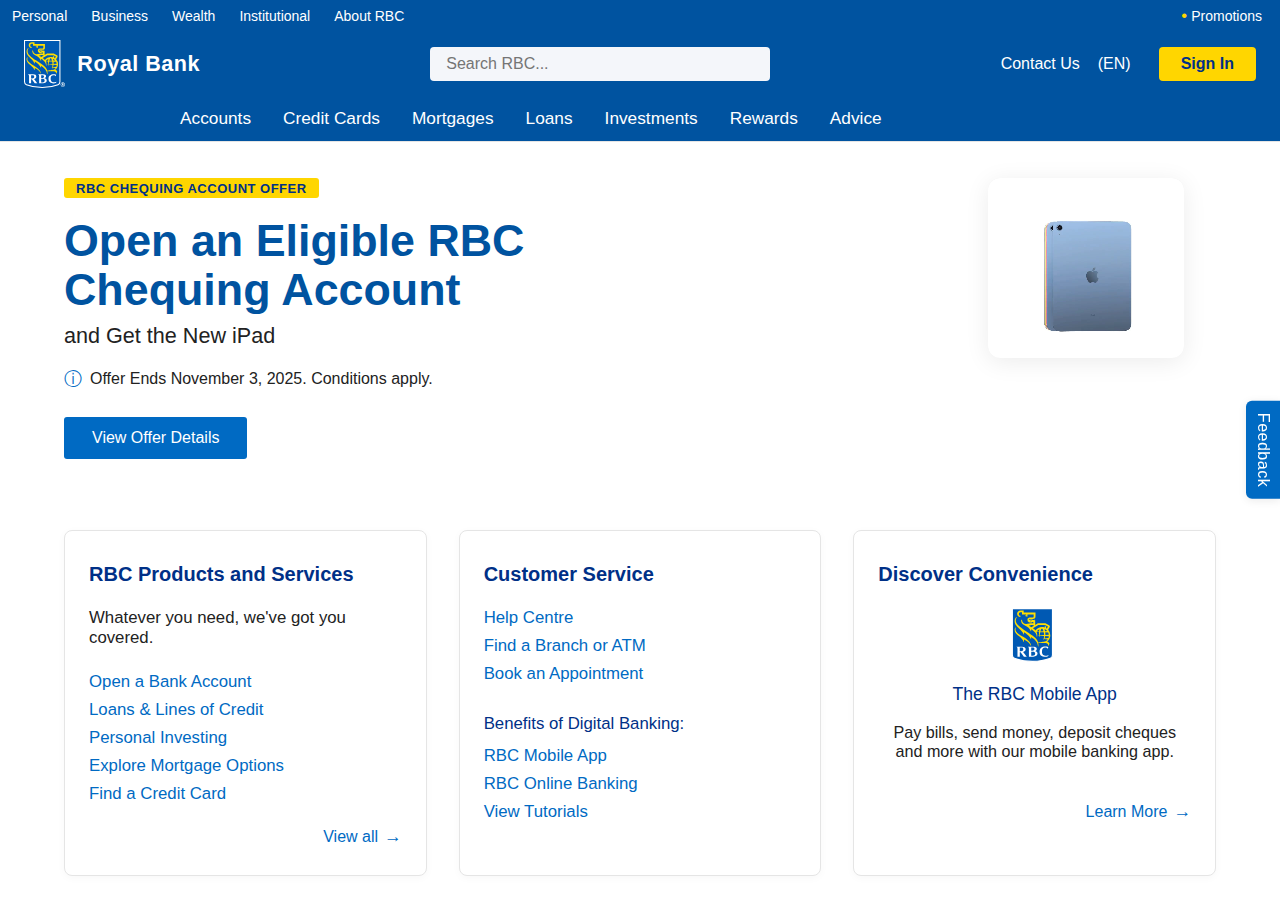
<file: index.html>
<!DOCTYPE html>
<html lang="en">
  <head>
    <meta charset="UTF-8" />
    <title>RBC Chequing Account Offer</title>
    <meta name="viewport" content="width=device-width, initial-scale=1.0" />
    <link rel="stylesheet" href="styles.css" />
  </head>
  <body>
    <!-- Top Blue Bar -->
    <div class="rbc-top-bar">
      <div class="rbc-top-links">
        <a href="#">Personal</a>
        <a href="#">Business</a>
        <a href="#">Wealth</a>
        <a href="#">Institutional</a>
        <a href="#">About RBC</a>
      </div>
      <div class="rbc-top-right"><span class="rbc-dot">•</span> Promotions</div>
    </div>

    <!-- Main Header -->
    <header class="rbc-header">
      <div class="rbc-header-left">
        <img src="public/rbc-logo-shield.svg" alt="RBC Logo" class="rbc-logo" />
        <span class="rbc-title">Royal Bank</span>
      </div>
      <div class="rbc-header-center">
        <input type="text" class="rbc-search" placeholder="Search RBC..." />
      </div>
      <div class="rbc-header-right">
        <a href="#" class="rbc-contact">Contact Us</a>
        <span class="rbc-lang">(EN)</span>
        <button class="rbc-signin">Sign In</button>
      </div>
    </header>

    <!-- Navigation Bar -->
    <nav class="rbc-nav">
      <ul>
        <li><a href="#">Accounts</a></li>
        <li><a href="#">Credit Cards</a></li>
        <li><a href="#">Mortgages</a></li>
        <li><a href="#">Loans</a></li>
        <li><a href="#">Investments</a></li>
        <li><a href="#">Rewards</a></li>
        <li><a href="#">Advice</a></li>
      </ul>
    </nav>

    <!-- Main Offer Section -->
    <main class="rbc-main container">
      <section class="rbc-offer">
        <div class="rbc-offer-left">
          <div class="rbc-offer-badge">RBC CHEQUING ACCOUNT OFFER</div>
          <h1 class="rbc-offer-title">Open an Eligible RBC<br />Chequing Account</h1>
          <div class="rbc-offer-sub">and Get the New iPad</div>
          <div class="rbc-offer-details">
            <span class="rbc-offer-info-icon">&#9432;</span>
            Offer Ends November 3, 2025. Conditions apply.
          </div>
          <a href="#" class="rbc-offer-btn">View Offer Details</a>
        </div>
        <div class="rbc-offer-right">
          <video
            src="public/ipad-animation.mp4"
            class="rbc-ipad-img"
            autoplay
            loop
            muted
            playsinline
          ></video>
        </div>
      </section>

      <!-- Info Cards -->
      <section class="rbc-cards">
        <div class="rbc-card">
          <h2 class="rbc-card-title">RBC Products and Services</h2>
          <div class="rbc-card-desc">Whatever you need, we've got you covered.</div>
          <ul class="rbc-card-list">
            <li><a href="#">Open a Bank Account</a></li>
            <li><a href="#">Loans & Lines of Credit</a></li>
            <li><a href="#">Personal Investing</a></li>
            <li><a href="#">Explore Mortgage Options</a></li>
            <li><a href="#">Find a Credit Card</a></li>
          </ul>
          <a href="#" class="rbc-card-viewall">View all <span>&rarr;</span></a>
        </div>
        <div class="rbc-card">
          <h2 class="rbc-card-title">Customer Service</h2>
          <div class="rbc-card-list">
            <div><a href="#">Help Centre</a></div>
            <div><a href="#">Find a Branch or ATM</a></div>
            <div><a href="#">Book an Appointment</a></div>
          </div>
          <div class="rbc-card-benefits">Benefits of Digital Banking:</div>
          <div class="rbc-card-list">
            <div><a href="#">RBC Mobile App</a></div>
            <div><a href="#">RBC Online Banking</a></div>
            <div><a href="#">View Tutorials</a></div>
          </div>
        </div>
        <div class="rbc-card">
          <h2 class="rbc-card-title">Discover Convenience</h2>
          <img src="public/rbc-logo-shield.svg" alt="RBC App" class="rbc-app-icon" />
          <div class="rbc-app-title">The RBC Mobile App</div>
          <div class="rbc-app-desc">
            Pay bills, send money, deposit cheques and more with our mobile banking app.
          </div>
          <a href="#" class="rbc-card-learnmore">Learn More <span>&rarr;</span></a>
        </div>
      </section>
    </main>

    <!-- Feedback Tab -->
    <div class="rbc-feedback">Feedback</div>
    <script src="script.js"></script>
  </body>
</html>
</file>
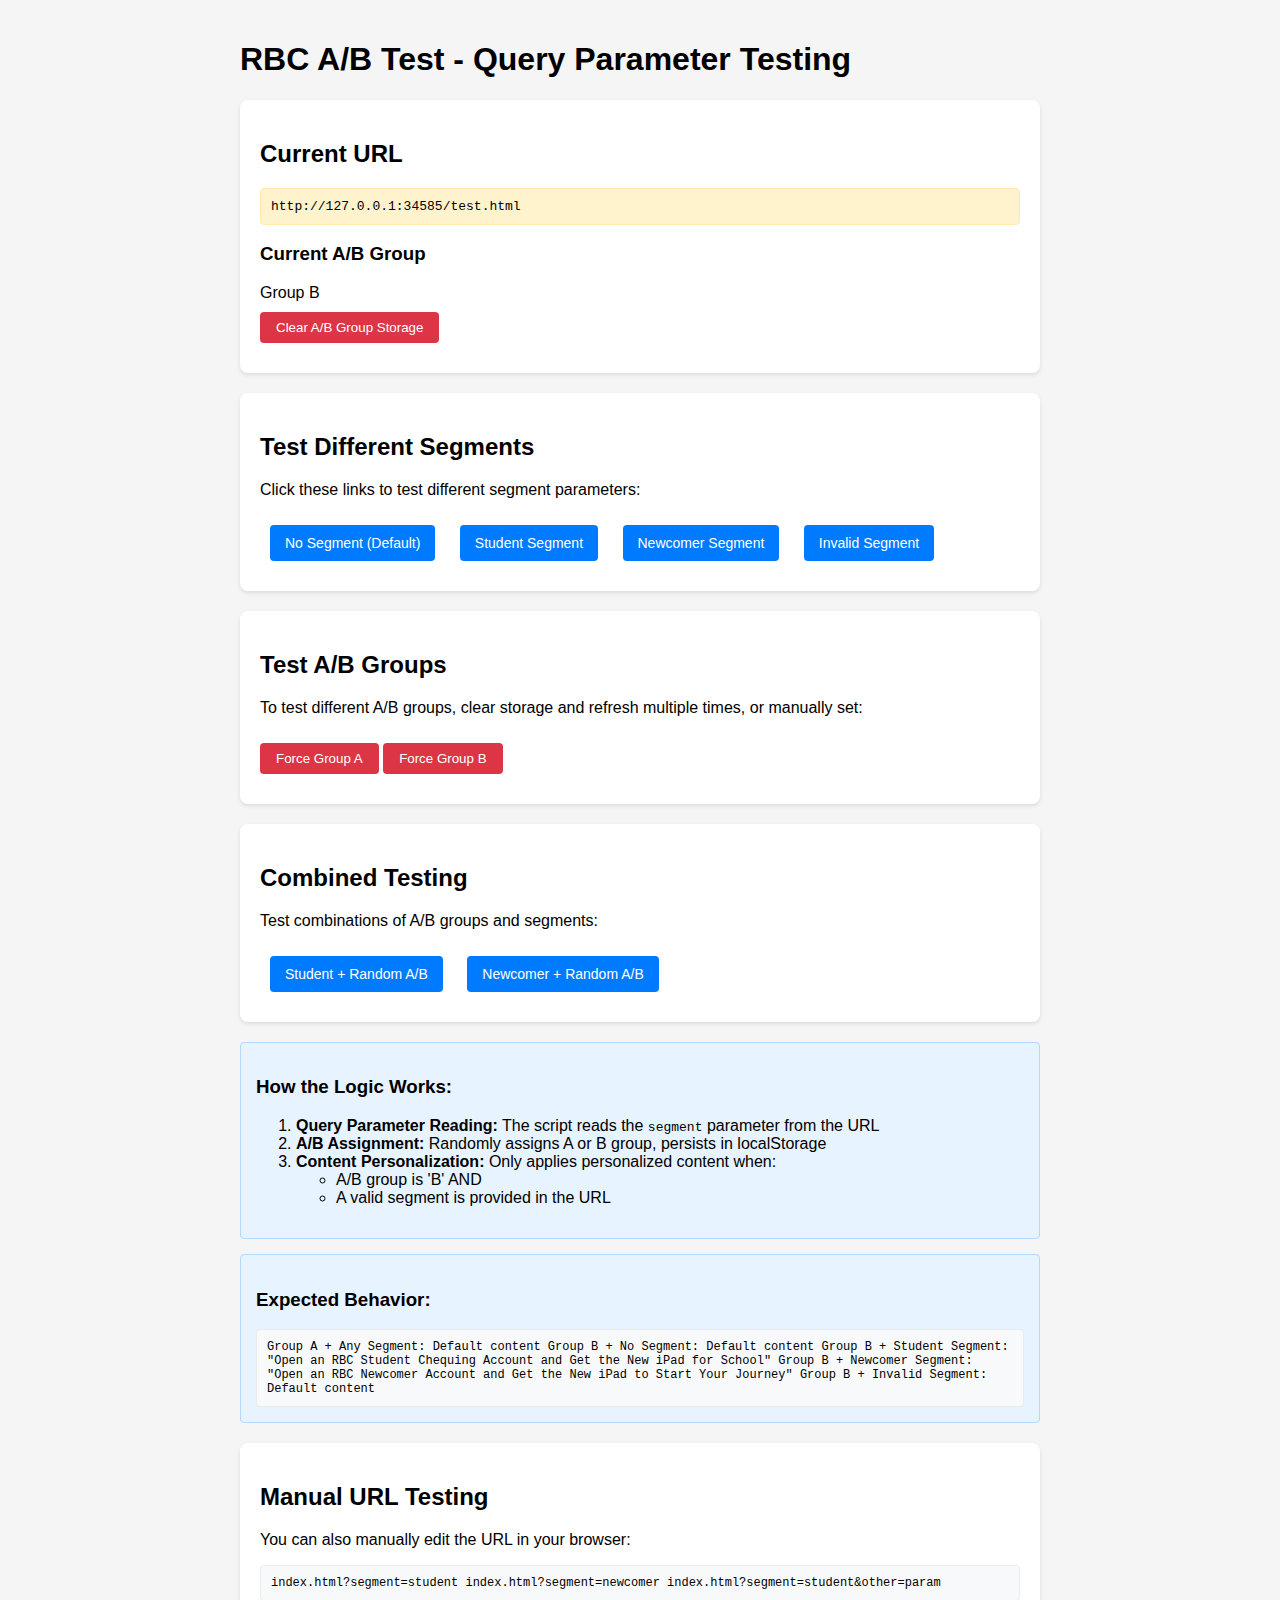
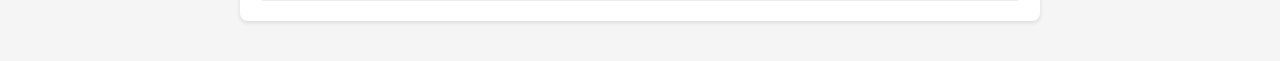
<file: test.html>
<!DOCTYPE html>
<html lang="en">
  <head>
    <meta charset="UTF-8" />
    <meta name="viewport" content="width=device-width, initial-scale=1.0" />
    <title>Query Parameter Testing</title>
    <style>
      body {
        font-family: Arial, sans-serif;
        max-width: 800px;
        margin: 0 auto;
        padding: 20px;
        background-color: #f5f5f5;
      }
      .test-section {
        background: white;
        padding: 20px;
        margin: 20px 0;
        border-radius: 8px;
        box-shadow: 0 2px 4px rgba(0, 0, 0, 0.1);
      }
      .test-link {
        display: inline-block;
        margin: 10px;
        padding: 10px 15px;
        background: #007bff;
        color: white;
        text-decoration: none;
        border-radius: 4px;
        font-size: 14px;
      }
      .test-link:hover {
        background: #0056b3;
      }
      .info-box {
        background: #e7f3ff;
        border: 1px solid #b3d9ff;
        padding: 15px;
        border-radius: 4px;
        margin: 15px 0;
      }
      .code-block {
        background: #f8f9fa;
        border: 1px solid #e9ecef;
        padding: 10px;
        border-radius: 4px;
        font-family: monospace;
        font-size: 12px;
        overflow-x: auto;
      }
      .current-url {
        background: #fff3cd;
        border: 1px solid #ffeaa7;
        padding: 10px;
        border-radius: 4px;
        margin: 10px 0;
        font-family: monospace;
      }
      .clear-storage {
        background: #dc3545;
        color: white;
        border: none;
        padding: 8px 16px;
        border-radius: 4px;
        cursor: pointer;
        margin: 10px 0;
      }
      .clear-storage:hover {
        background: #c82333;
      }
    </style>
  </head>
  <body>
    <h1>RBC A/B Test - Query Parameter Testing</h1>

    <div class="test-section">
      <h2>Current URL</h2>
      <div class="current-url" id="current-url"></div>

      <h3>Current A/B Group</h3>
      <div id="current-ab-group"></div>

      <button class="clear-storage" onclick="clearABStorage()">Clear A/B Group Storage</button>
    </div>

    <div class="test-section">
      <h2>Test Different Segments</h2>
      <p>Click these links to test different segment parameters:</p>

      <a href="index.html" class="test-link">No Segment (Default)</a>
      <a href="index.html?segment=student" class="test-link">Student Segment</a>
      <a href="index.html?segment=newcomer" class="test-link">Newcomer Segment</a>
      <a href="index.html?segment=invalid" class="test-link">Invalid Segment</a>
    </div>

    <div class="test-section">
      <h2>Test A/B Groups</h2>
      <p>
        To test different A/B groups, clear storage and refresh multiple times, or manually set:
      </p>

      <button class="clear-storage" onclick="setABGroup('A')">Force Group A</button>
      <button class="clear-storage" onclick="setABGroup('B')">Force Group B</button>
    </div>

    <div class="test-section">
      <h2>Combined Testing</h2>
      <p>Test combinations of A/B groups and segments:</p>

      <a href="index.html?segment=student" class="test-link">Student + Random A/B</a>
      <a href="index.html?segment=newcomer" class="test-link">Newcomer + Random A/B</a>
    </div>

    <div class="info-box">
      <h3>How the Logic Works:</h3>
      <ol>
        <li>
          <strong>Query Parameter Reading:</strong> The script reads the
          <code>segment</code> parameter from the URL
        </li>
        <li>
          <strong>A/B Assignment:</strong> Randomly assigns A or B group, persists in localStorage
        </li>
        <li>
          <strong>Content Personalization:</strong> Only applies personalized content when:
          <ul>
            <li>A/B group is 'B' AND</li>
            <li>A valid segment is provided in the URL</li>
          </ul>
        </li>
      </ol>
    </div>

    <div class="info-box">
      <h3>Expected Behavior:</h3>
      <div class="code-block">
        Group A + Any Segment: Default content Group B + No Segment: Default content Group B +
        Student Segment: "Open an RBC Student Chequing Account and Get the New iPad for School"
        Group B + Newcomer Segment: "Open an RBC Newcomer Account and Get the New iPad to Start Your
        Journey" Group B + Invalid Segment: Default content
      </div>
    </div>

    <div class="test-section">
      <h2>Manual URL Testing</h2>
      <p>You can also manually edit the URL in your browser:</p>
      <div class="code-block">
        index.html?segment=student index.html?segment=newcomer
        index.html?segment=student&other=param
      </div>
    </div>

    <script>
      // Display current URL and A/B group
      function updateDisplay() {
        document.getElementById("current-url").textContent = window.location.href;

        const abGroup = localStorage.getItem("rbc-ab-group");
        document.getElementById("current-ab-group").textContent = abGroup
          ? `Group ${abGroup}`
          : "No group assigned yet";
      }

      function clearABStorage() {
        localStorage.removeItem("rbc-ab-group");
        updateDisplay();
        alert("A/B group storage cleared! Refresh the main page to get a new random assignment.");
      }

      function setABGroup(group) {
        localStorage.setItem("rbc-ab-group", group);
        updateDisplay();
        alert(`A/B group set to ${group}!`);
      }

      // Update display on page load
      updateDisplay();
    </script>
  </body>
</html>
</file>
<file: styles.css>
/* Reset and base styles */
* {
  box-sizing: border-box;
  margin: 0;
  padding: 0;
}
body {
  font-family: Arial, "Segoe UI", sans-serif;
  background: #fff;
  color: #003087;
}
a {
  color: #006ac3;
  text-decoration: none;
}
a:hover {
  text-decoration: underline;
}
button,
.btn {
  background: #006ac3;
  color: #fff;
  border: none;
  padding: 12px 28px;
  border-radius: 3px;
  font-size: 1rem;
  cursor: pointer;
}
.btn {
  display: inline-block;
  margin-top: 20px;
}
.container {
  max-width: 1200px;
  margin: 0 auto;
  padding: 0 24px;
}

/* Top bar */
.rbc-top-bar {
  background: #0053a0;
  color: #fff;
  font-size: 15px;
  padding: 0 0 0 0;
  height: 32px;
  display: flex;
  justify-content: space-between;
  align-items: center;
}
.rbc-top-links {
  display: flex;
  gap: 24px;
  margin-left: 12px;
  font-size: 14px;
}
.rbc-top-links a {
  color: #fff;
  font-weight: 400;
}
.rbc-top-right {
  margin-right: 18px;
  font-size: 14px;
  display: flex;
  align-items: center;
}
.rbc-dot {
  color: #ffd600;
  font-size: 1.2em;
  margin-right: 4px;
}

/* Main header */
.rbc-header {
  background: #0053a0;
  display: flex;
  align-items: center;
  justify-content: space-between;
  padding: 0 0 0 0;
  height: 64px;
}
.rbc-header-left {
  display: flex;
  align-items: center;
  margin-left: 24px;
}
.rbc-logo {
  height: 48px;
  margin-right: 12px;
}
.rbc-title {
  color: #fff;
  font-size: 1.35rem;
  font-weight: 600;
  letter-spacing: 0.5px;
}
.rbc-header-center {
  flex: 1;
  display: flex;
  justify-content: center;
}
.rbc-search {
  width: 340px;
  padding: 8px 16px;
  border-radius: 4px;
  border: none;
  background: #f4f6fa;
  font-size: 1rem;
  outline: none;
}
.rbc-header-right {
  display: flex;
  align-items: center;
  gap: 18px;
  margin-right: 24px;
}
.rbc-contact {
  color: #fff;
  font-size: 1rem;
}
.rbc-lang {
  color: #fff;
  font-size: 1rem;
}
.rbc-signin {
  background: #ffd600;
  color: #003087;
  font-weight: bold;
  border-radius: 4px;
  padding: 8px 22px;
  border: none;
  font-size: 1rem;
  margin-left: 10px;
  cursor: pointer;
  box-shadow: 0 1px 2px rgba(0, 0, 0, 0.04);
  transition: background 0.2s;
}
.rbc-signin:hover {
  background: #ffe066;
}

/* Nav bar */
.rbc-nav {
  background: #0053a0;
  border-bottom: 1px solid #e5e5e5;
  padding-left: 180px;
  min-height: 40px;
}
.rbc-nav ul {
  display: flex;
  gap: 32px;
  list-style: none;
  padding: 0;
  margin: 0;
  font-size: 1.08rem;
}
.rbc-nav li {
  padding: 0;
}
.rbc-nav a {
  color: #fff;
  font-weight: 500;
  padding: 12px 0 10px 0;
  display: inline-block;
  border-bottom: 2px solid transparent;
  transition: border 0.2s;
}
.rbc-nav a:hover,
.rbc-nav a:focus {
  border-bottom: 2px solid #ffd600;
  color: #ffd600;
}

/* Offer section */
.rbc-main {
  margin-top: 36px;
}
.rbc-offer {
  display: flex;
  align-items: flex-start;
  justify-content: space-between;
  min-height: 320px;
  margin-bottom: 32px;
}
.rbc-offer-left {
  max-width: 600px;
}
.rbc-offer-badge {
  background: #ffd600;
  color: #003087;
  font-weight: bold;
  font-size: 13px;
  display: inline-block;
  padding: 3px 12px 2px 12px;
  border-radius: 3px;
  margin-bottom: 18px;
  letter-spacing: 0.5px;
}
.rbc-offer-title {
  font-size: 2.8rem;
  font-weight: 700;
  margin-bottom: 8px;
  line-height: 1.1;
  color: #0053a0;
}
.rbc-offer-sub {
  font-size: 1.35rem;
  color: #222;
  margin-bottom: 18px;
}
.rbc-offer-details {
  font-size: 1rem;
  color: #222;
  margin-bottom: 18px;
  display: flex;
  align-items: center;
  gap: 8px;
}
.rbc-offer-info-icon {
  color: #006ac3;
  font-size: 1.1em;
  font-style: normal;
}
.rbc-offer-btn {
  background: #006ac3;
  color: #fff;
  border: none;
  padding: 12px 28px;
  border-radius: 3px;
  font-size: 1rem;
  cursor: pointer;
  display: inline-block;
  margin-top: 8px;
  font-weight: 500;
  text-decoration: none;
  transition: background 0.2s;
}
.rbc-offer-btn:hover {
  background: #0053a0;
}
.rbc-offer-right {
  min-width: 260px;
  margin-left: 40px;
  display: flex;
  align-items: center;
  justify-content: center;
}
.rbc-ipad-img {
  max-width: 260px;
  border-radius: 12px;
  box-shadow: 0 4px 24px rgba(0, 0, 0, 0.08);
  background: #eee;
  height: 180px;
  object-fit: contain;
}

/* Info cards */
.rbc-cards {
  display: flex;
  gap: 32px;
  margin-bottom: 48px;
}
.rbc-card {
  background: #fff;
  border: 1px solid #e5e5e5;
  border-radius: 8px;
  flex: 1;
  padding: 32px 24px 28px 24px;
  min-width: 0;
  box-shadow: 0 2px 8px rgba(0, 0, 0, 0.03);
  display: flex;
  flex-direction: column;
  gap: 12px;
  align-items: flex-start;
}
.rbc-card-title {
  font-size: 1.25rem;
  font-weight: 600;
  margin-bottom: 10px;
  color: #003087;
}
.rbc-card-desc {
  font-size: 1.05rem;
  color: #222;
  margin-bottom: 12px;
}
.rbc-card-list {
  list-style: none;
  padding: 0;
  margin: 0 0 0 0;
  display: flex;
  flex-direction: column;
  gap: 8px;
  font-size: 1.05rem;
}
.rbc-card-list a {
  color: #006ac3;
  text-decoration: none;
  font-weight: 500;
  transition: color 0.2s;
}
.rbc-card-list a:hover {
  color: #003087;
}
.rbc-card-viewall,
.rbc-card-learnmore {
  margin-top: 10px;
  font-size: 1rem;
  color: #006ac3;
  align-self: flex-end;
  font-weight: 500;
  display: flex;
  align-items: center;
  gap: 4px;
  text-decoration: none;
}
.rbc-card-viewall span,
.rbc-card-learnmore span {
  font-size: 1.1em;
  margin-left: 2px;
}
.rbc-card-viewall:hover,
.rbc-card-learnmore:hover {
  color: #003087;
}
.rbc-card-benefits {
  margin-top: 18px;
  font-weight: 500;
  color: #003087;
  font-size: 1.05rem;
}
.rbc-app-icon {
  width: 54px;
  height: 54px;
  margin-bottom: 10px;
  align-self: center;
}
.rbc-app-title {
  font-weight: 500;
  margin-bottom: 6px;
  font-size: 1.1rem;
  color: #003087;
  align-self: center;
}
.rbc-app-desc {
  color: #222;
  font-size: 1.01rem;
  margin-bottom: 18px;
  align-self: center;
  text-align: center;
}

/* Feedback tab */
.rbc-feedback {
  position: fixed;
  right: 0;
  top: 50%;
  transform: translateY(-50%);
  background: #006ac3;
  color: #fff;
  padding: 12px 8px;
  border-radius: 6px 0 0 6px;
  writing-mode: vertical-rl;
  text-align: center;
  font-size: 1rem;
  font-weight: 500;
  cursor: pointer;
  z-index: 100;
  box-shadow: 0 2px 8px rgba(0, 0, 0, 0.08);
  letter-spacing: 0.5px;
}

/* Responsive */
@media (max-width: 900px) {
  .rbc-offer {
    flex-direction: column;
    align-items: flex-start;
  }
  .rbc-offer-right {
    margin: 32px 0 0 0;
  }
  .rbc-cards {
    flex-direction: column;
    gap: 18px;
  }
}
@media (max-width: 600px) {
  .rbc-header,
  .rbc-nav {
    flex-direction: column;
    padding: 12px 0;
  }
  .rbc-header-center {
    margin: 12px 0;
  }
  .container {
    padding: 0 8px;
  }
  .rbc-offer-title {
    font-size: 2rem;
  }
}
</file>
